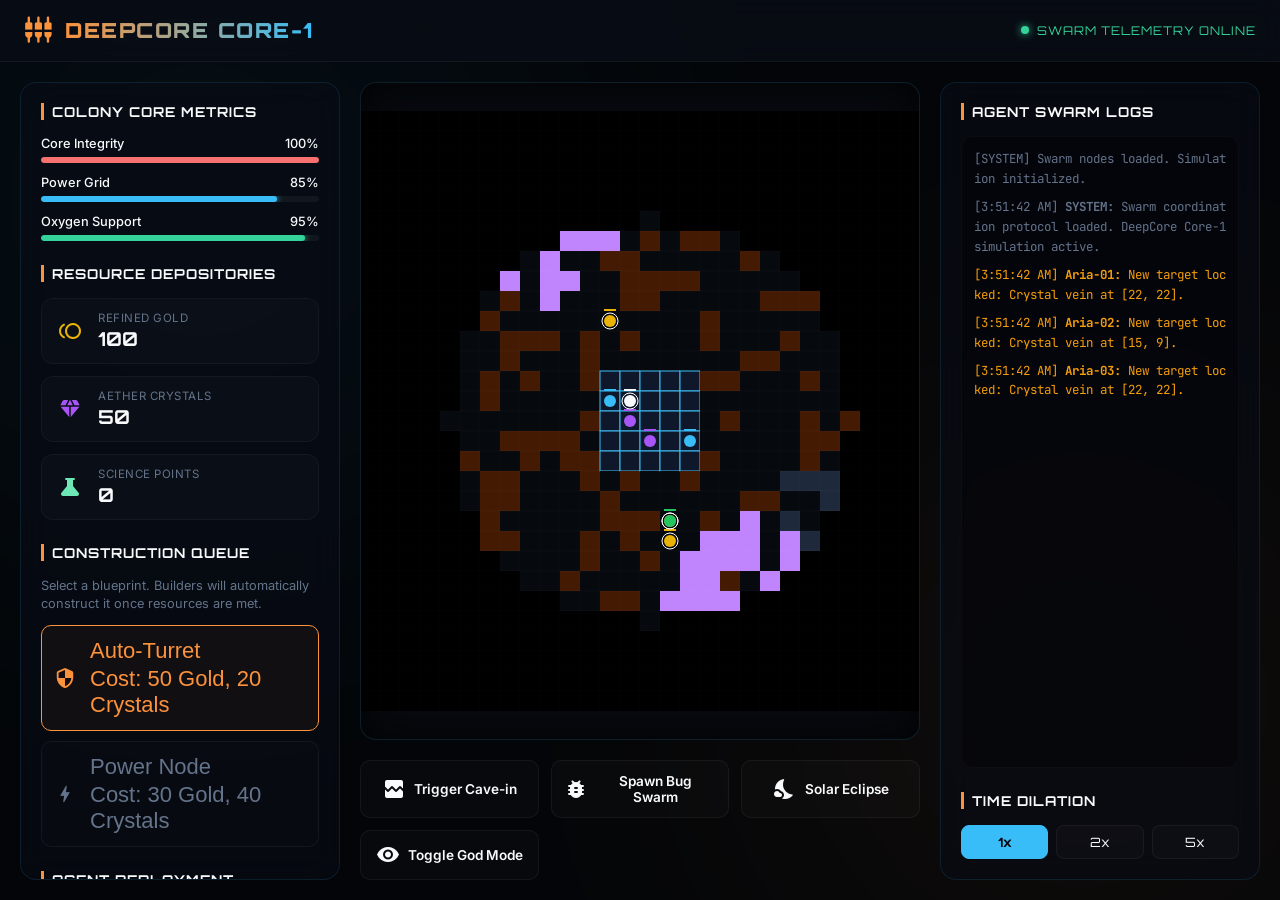
<file: index.html>
<!DOCTYPE html>
<html lang="en">
<head>
    <meta charset="UTF-8">
    <meta name="viewport" content="width=device-width, initial-scale=1.0">
    <title>Subterranean Colony Simulation & Agent Arena</title>
    <meta name="description" content="Autonomous agent swarm simulation managing a subterranean colony. Designed with cyberpunk aesthetics.">
    <link rel="preconnect" href="https://fonts.googleapis.com">
    <link rel="preconnect" href="https://fonts.gstatic.com" crossorigin>
    <link href="https://fonts.googleapis.com/css2?family=Orbitron:wght@500;700;900&family=JetBrains+Mono:wght@400;700&family=Inter:wght@300;400;500;600&display=swap" rel="stylesheet">
    <link href="https://fonts.googleapis.com/icon?family=Material+Icons+Round" rel="stylesheet">
    <link rel="stylesheet" href="styles.css">
</head>
<body>
    <div class="colony-glow-elements">
        <div class="ambient-glow glow-blue"></div>
        <div class="ambient-glow glow-orange"></div>
    </div>

    <!-- HEADER -->
    <header class="colony-header">
        <div class="header-container">
            <div class="brand">
                <span class="material-icons-round brand-icon spin-slow">settings_input_component</span>
                <h1>DEEPCORE CORE-1</h1>
            </div>
            <div class="sys-status">
                <span class="pulse-dot green"></span>
                <span class="sys-label">SWARM TELEMETRY ONLINE</span>
            </div>
        </div>
    </header>

    <!-- MAIN INTERFACE -->
    <main class="colony-layout">
        <!-- LEFT SIDEBAR: STATUS & RESOURCES -->
        <aside class="colony-panel panel-left">
            <div class="panel-section">
                <h2>COLONY CORE METRICS</h2>
                <div class="metric-gauge">
                    <div class="gauge-header">
                        <span>Core Integrity</span>
                        <span id="txt-integrity">100%</span>
                    </div>
                    <div class="gauge-bar"><div class="gauge-fill bg-red" id="fill-integrity" style="width: 100%;"></div></div>
                </div>
                <div class="metric-gauge">
                    <div class="gauge-header">
                        <span>Power Grid</span>
                        <span id="txt-power">85%</span>
                    </div>
                    <div class="gauge-bar"><div class="gauge-fill bg-blue" id="fill-power" style="width: 85%;"></div></div>
                </div>
                <div class="metric-gauge">
                    <div class="gauge-header">
                        <span>Oxygen Support</span>
                        <span id="txt-oxygen">98%</span>
                    </div>
                    <div class="gauge-bar"><div class="gauge-fill bg-green" id="fill-oxygen" style="width: 98%;"></div></div>
                </div>
            </div>

            <div class="panel-section">
                <h2>RESOURCE DEPOSITORIES</h2>
                <div class="resource-card">
                    <span class="material-icons-round res-icon color-gold">toll</span>
                    <div class="res-details">
                        <span class="res-label">Refined Gold</span>
                        <span class="res-val" id="res-gold">250</span>
                    </div>
                </div>
                <div class="resource-card">
                    <span class="material-icons-round res-icon color-crystal">diamond</span>
                    <div class="res-details">
                        <span class="res-label">Aether Crystals</span>
                        <span class="res-val" id="res-crystals">120</span>
                    </div>
                </div>
                <div class="resource-card">
                    <span class="material-icons-round res-icon color-science" style="color: #6ee7b7;">science</span>
                    <div class="res-details">
                        <span class="res-label">Science Points</span>
                        <span class="res-val" id="res-science">0</span>
                    </div>
                </div>
            </div>

            <div class="panel-section">
                <h2>CONSTRUCTION QUEUE</h2>
                <p class="section-desc">Select a blueprint. Builders will automatically construct it once resources are met.</p>
                <div class="blueprint-list">
                    <button class="blueprint-btn active" data-build="turret">
                        <span class="material-icons-round">security</span>
                        <div class="bp-info">
                            <span class="bp-name">Auto-Turret</span>
                            <span class="bp-cost">Cost: 50 Gold, 20 Crystals</span>
                        </div>
                    </button>
                    <button class="blueprint-btn" data-build="generator">
                        <span class="material-icons-round">bolt</span>
                        <div class="bp-info">
                            <span class="bp-name">Power Node</span>
                            <span class="bp-cost">Cost: 30 Gold, 40 Crystals</span>
                        </div>
                    </button>
                </div>
            </div>

            <div class="panel-section">
                <h2>AGENT DEPLOYMENT</h2>
                <p class="section-desc">Purchase new citizens using Gold & Crystals.</p>
                <div class="blueprint-list">
                    <button class="agent-btn" id="btn-buy-miner">
                        <span class="material-icons-round">hardware</span> Miner (20 G)
                    </button>
                    <button class="agent-btn" id="btn-buy-guard">
                        <span class="material-icons-round">gavel</span> Guard (30 G, 10 C)
                    </button>
                    <button class="agent-btn" id="btn-buy-scout">
                        <span class="material-icons-round">explore</span> Scout (10 G, 20 C)
                    </button>
                    <button class="agent-btn" id="btn-buy-researcher">
                        <span class="material-icons-round">psychology</span> Researcher (50 G, 50 C)
                    </button>
                </div>
            </div>

            <div class="panel-section">
                <h2>TECH UPGRADES</h2>
                <p class="section-desc">Unlock using Science Points.</p>
                <div class="blueprint-list">
                    <button class="tech-btn" id="btn-tech-plasma">
                        <span class="material-icons-round">memory</span> Plasma Turrets (100 SP)
                    </button>
                    <button class="tech-btn" id="btn-tech-exo">
                        <span class="material-icons-round">fitness_center</span> Exo-Suits (150 SP)
                    </button>
                </div>
            </div>
        </aside>

        <!-- CENTER DISPLAY: CANVAS ARENA -->
        <section class="colony-arena">
            <div class="canvas-wrapper">
                <canvas id="game-canvas" width="800" height="600"></canvas>
            </div>
            
            <div class="simulation-triggers">
                <button class="btn btn-trigger btn-cavein" id="btn-trigger-cavein">
                    <span class="material-icons-round">broken_image</span> Trigger Cave-in
                </button>
                <button class="btn btn-trigger btn-swarm" id="btn-trigger-swarm">
                    <span class="material-icons-round">bug_report</span> Spawn Bug Swarm
                </button>
                <button class="btn btn-trigger btn-eclipse" id="btn-trigger-eclipse">
                    <span class="material-icons-round">nights_stay</span> Solar Eclipse
                </button>
                <button class="btn btn-trigger btn-godmode" id="btn-trigger-godmode">
                    <span class="material-icons-round">visibility</span> Toggle God Mode
                </button>
            </div>
        </section>

        <!-- RIGHT SIDEBAR: LOG FEED & TIME CONTROL -->
        <aside class="colony-panel panel-right">
            <div class="panel-section flex-1">
                <h2>AGENT SWARM LOGS</h2>
                <div class="logs-container" id="agent-logs-feed">
                    <div class="log-line system">[SYSTEM] Swarm nodes loaded. Simulation initialized.</div>
                </div>
            </div>

            <div class="panel-section">
                <h2>TIME DILATION</h2>
                <div class="time-controls">
                    <button class="time-btn active" data-speed="1">1x</button>
                    <button class="time-btn" data-speed="2">2x</button>
                    <button class="time-btn" data-speed="5">5x</button>
                </div>
            </div>
        </aside>
    </main>

    <!-- INCLUDE SCRIPTS -->
    <script src="pathfinding.js"></script>
    <script src="entities.js"></script>
    <script src="ui.js"></script>
    <script src="game.js"></script>
</body>
</html>
</file>
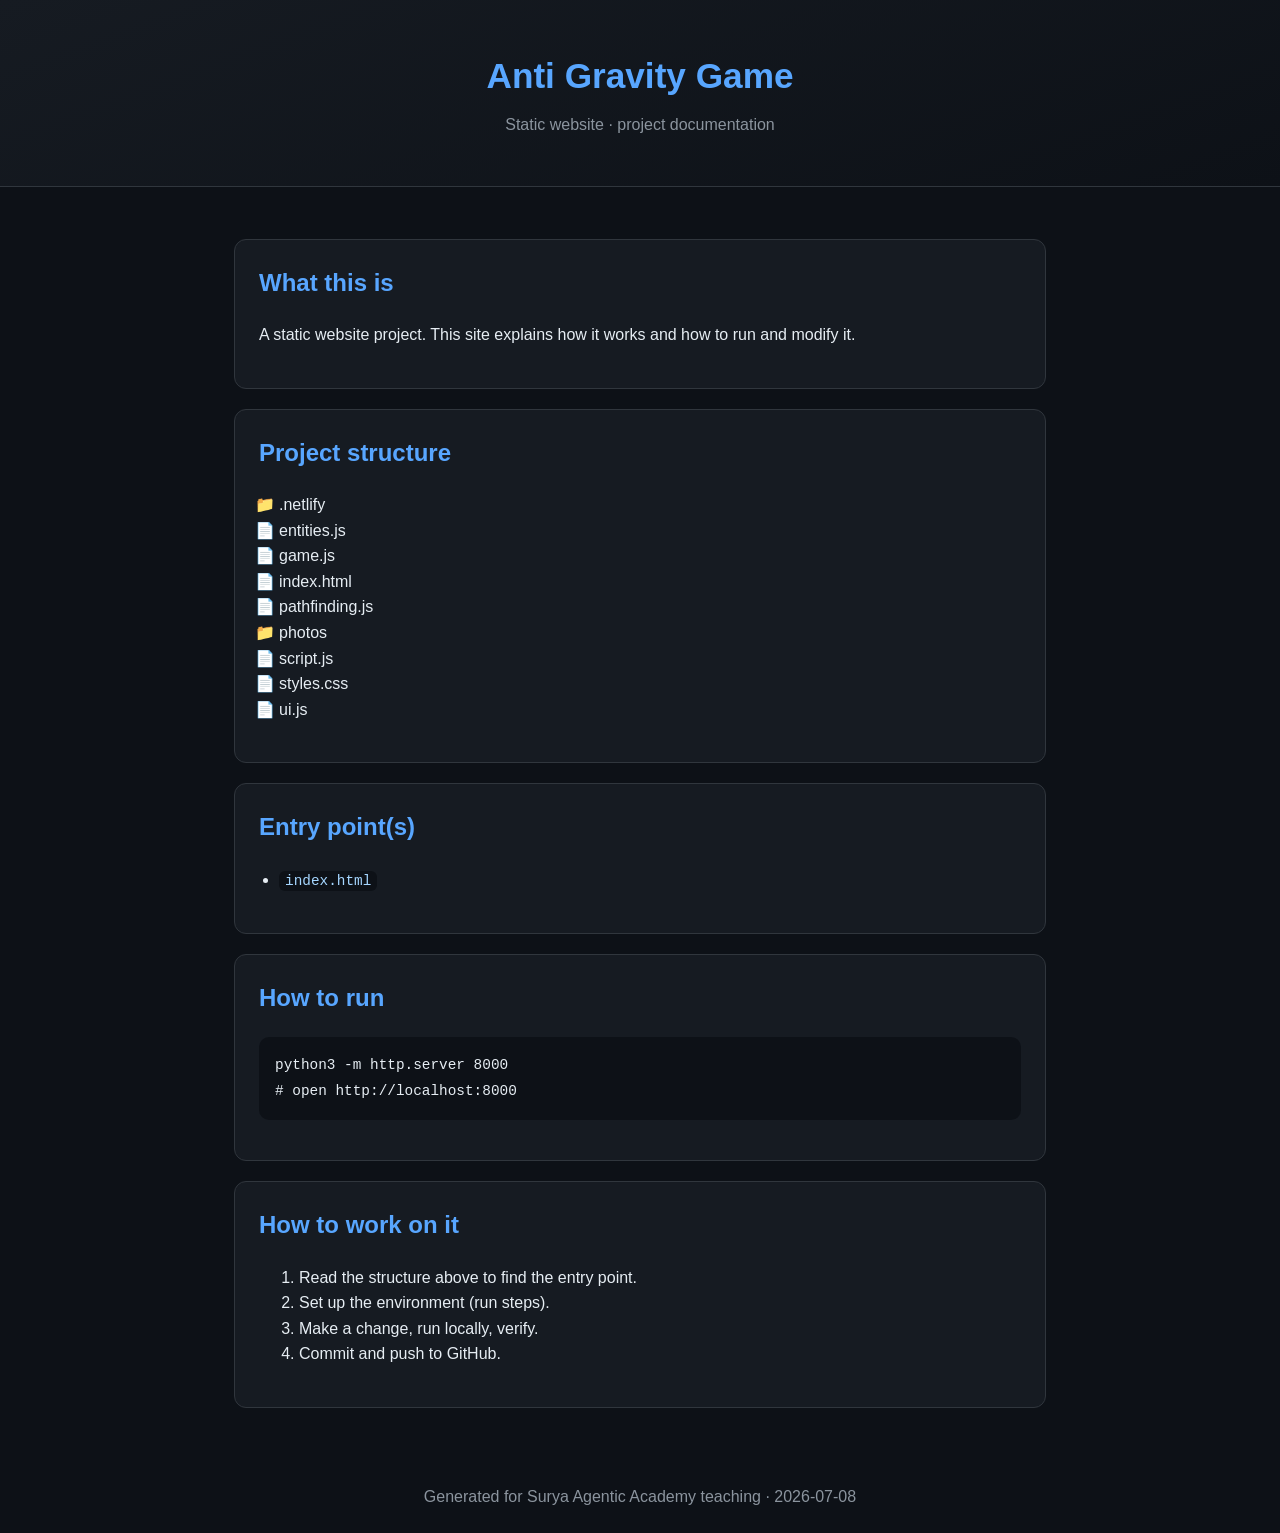
<file: docs/index.html>
<!doctype html>
<html lang="en"><head><meta charset="utf-8">
<meta name="viewport" content="width=device-width, initial-scale=1">
<title>Anti Gravity Game — Docs</title>
<style>
:root{--bg:#0d1117;--card:#161b22;--fg:#e6edf3;--acc:#58a6ff;--mut:#8b949e;--bord:#30363d}
*{box-sizing:border-box}body{margin:0;font:16px/1.6 -apple-system,Segoe UI,Roboto,sans-serif;background:var(--bg);color:var(--fg)}
header{padding:48px 24px;text-align:center;background:linear-gradient(160deg,#161b22,#0d1117);border-bottom:1px solid var(--bord)}
h1{margin:0;font-size:2.2rem;color:var(--acc)}.tag{color:var(--mut);margin-top:8px}
main{max-width:860px;margin:0 auto;padding:32px 24px}
section{background:var(--card);border:1px solid var(--bord);border-radius:12px;padding:24px;margin:20px 0}
h2{color:var(--acc);margin-top:0}code{background:#0d1117;padding:2px 6px;border-radius:6px;color:#a5d6ff;font-size:.9em}
pre{background:#0d1117;padding:16px;border-radius:10px;overflow:auto}pre code{background:none;color:#e6edf3;padding:0}
ul{padding-left:20px}li.dir::marker{content:'📁 '}li.file::marker{content:'📄 '}
footer{text-align:center;color:var(--mut);padding:24px}
a{color:var(--acc)}
</style></head>
<body>
<header><h1>Anti Gravity Game</h1><div class="tag">Static website · project documentation</div></header>
<main>
<section><h2>What this is</h2><p>A static website project. This site explains how it works and how to run and modify it.</p></section>
<section><h2>Project structure</h2><ul><li class='dir'>.netlify</li><li class='file'>entities.js</li><li class='file'>game.js</li><li class='file'>index.html</li><li class='file'>pathfinding.js</li><li class='dir'>photos</li><li class='file'>script.js</li><li class='file'>styles.css</li><li class='file'>ui.js</li></ul></section>
<section><h2>Entry point(s)</h2><ul><li><code>index.html</code></li></ul></section>
<section><h2>How to run</h2><pre><code>python3 -m http.server 8000
# open http://localhost:8000</code></pre></section>

<section><h2>How to work on it</h2><ol><li>Read the structure above to find the entry point.</li><li>Set up the environment (run steps).</li><li>Make a change, run locally, verify.</li><li>Commit and push to GitHub.</li></ol></section>

</main>
<footer>Generated for Surya Agentic Academy teaching · 2026-07-08</footer>
</body></html>
</file>
<file: styles.css>
:root {
    --bg-deep: #030508;
    --panel-bg: rgba(9, 13, 22, 0.6);
    --border-glow: rgba(56, 189, 248, 0.12);
    --border-active: rgba(251, 146, 60, 0.3);
    --text-light: #f8fafc;
    --text-dim: #64748b;
    
    --orange-glow: #fb923c;
    --blue-glow: #38bdf8;
    --green-glow: #34d399;
    --red-glow: #f87171;
    
    --font-title: 'Orbitron', sans-serif;
    --font-sans: 'Inter', sans-serif;
    --font-mono: 'JetBrains Mono', monospace;
}

* {
    box-sizing: border-box;
    margin: 0;
    padding: 0;
}

body {
    font-family: var(--font-sans);
    background-color: var(--bg-deep);
    color: var(--text-light);
    height: 100vh;
    overflow: hidden;
    position: relative;
    display: flex;
    flex-direction: column;
}

/* Background Ambient Glows */
.colony-glow-elements {
    position: absolute;
    top: 0;
    left: 0;
    width: 100%;
    height: 100%;
    overflow: hidden;
    pointer-events: none;
    z-index: -1;
}

.ambient-glow {
    position: absolute;
    width: 800px;
    height: 800px;
    border-radius: 50%;
    filter: blur(160px);
    opacity: 0.08;
}

.glow-blue {
    top: -200px;
    left: -200px;
    background: radial-gradient(circle, var(--blue-glow), transparent);
}

.glow-orange {
    bottom: -200px;
    right: -200px;
    background: radial-gradient(circle, var(--orange-glow), transparent);
}

/* Header */
.colony-header {
    border-bottom: 1px solid rgba(255,255,255,0.05);
    background-color: rgba(9, 13, 22, 0.8);
    backdrop-filter: blur(12px);
    -webkit-backdrop-filter: blur(12px);
    flex-shrink: 0;
    z-index: 10;
}

.header-container {
    max-width: 1600px;
    margin: 0 auto;
    padding: 16px 24px;
    display: flex;
    justify-content: space-between;
    align-items: center;
}

.brand {
    display: flex;
    align-items: center;
    gap: 12px;
}

.brand-icon {
    font-size: 1.8rem;
    color: var(--orange-glow);
}

.brand h1 {
    font-family: var(--font-title);
    font-size: 1.3rem;
    font-weight: 900;
    letter-spacing: 1.5px;
    background: linear-gradient(to right, var(--orange-glow), var(--blue-glow));
    -webkit-background-clip: text;
    -webkit-text-fill-color: transparent;
}

.sys-status {
    display: flex;
    align-items: center;
    gap: 8px;
}

.pulse-dot {
    width: 8px;
    height: 8px;
    border-radius: 50%;
    display: inline-block;
}

.pulse-dot.green {
    background-color: var(--green-glow);
    box-shadow: 0 0 8px var(--green-glow);
    animation: pulse 2s infinite;
}

.sys-label {
    font-family: var(--font-title);
    font-size: 0.75rem;
    letter-spacing: 1px;
    color: var(--green-glow);
}

/* Main Layout */
.colony-layout {
    flex: 1;
    display: flex;
    max-width: 1600px;
    width: 100%;
    margin: 0 auto;
    padding: 20px;
    gap: 20px;
    overflow: hidden;
}

/* Panel Base */
.colony-panel {
    width: 320px;
    background: var(--panel-bg);
    border: 1px solid var(--border-glow);
    backdrop-filter: blur(16px);
    -webkit-backdrop-filter: blur(16px);
    border-radius: 16px;
    padding: 20px;
    display: flex;
    flex-direction: column;
    gap: 24px;
    flex-shrink: 0;
    overflow-y: auto;
}

.colony-panel::-webkit-scrollbar {
    width: 4px;
}

.colony-panel::-webkit-scrollbar-thumb {
    background-color: rgba(255,255,255,0.05);
    border-radius: 2px;
}

.panel-section {
    display: flex;
    flex-direction: column;
    gap: 12px;
}

.panel-section h2 {
    font-family: var(--font-title);
    font-size: 0.85rem;
    letter-spacing: 1px;
    color: var(--text-light);
    border-left: 3px solid var(--orange-glow);
    padding-left: 8px;
    margin-bottom: 4px;
}

.section-desc {
    font-size: 0.8rem;
    color: var(--text-dim);
    line-height: 1.4;
}

.flex-1 {
    flex: 1;
}

/* Metric Gauges */
.metric-gauge {
    display: flex;
    flex-direction: column;
    gap: 6px;
}

.gauge-header {
    display: flex;
    justify-content: space-between;
    font-size: 0.8rem;
    font-weight: 500;
}

.gauge-bar {
    width: 100%;
    height: 6px;
    background: rgba(255,255,255,0.05);
    border-radius: 3px;
    overflow: hidden;
}

.gauge-fill {
    height: 100%;
    border-radius: 3px;
    transition: width 0.5s ease;
}

.bg-red { background-color: var(--red-glow); box-shadow: 0 0 6px var(--red-glow); }
.bg-blue { background-color: var(--blue-glow); box-shadow: 0 0 6px var(--blue-glow); }
.bg-green { background-color: var(--green-glow); box-shadow: 0 0 6px var(--green-glow); }

/* Resource Cards */
.resource-card {
    background: rgba(255,255,255,0.02);
    border: 1px solid rgba(255,255,255,0.04);
    border-radius: 12px;
    padding: 12px 16px;
    display: flex;
    align-items: center;
    gap: 16px;
}

.res-icon {
    font-size: 24px;
}

.color-gold { color: #eab308; }
.color-crystal { color: #a855f7; }

.res-details {
    display: flex;
    flex-direction: column;
    gap: 2px;
}

.res-label {
    font-size: 0.72rem;
    color: var(--text-dim);
    text-transform: uppercase;
    letter-spacing: 0.5px;
}

.res-val {
    font-family: var(--font-title);
    font-size: 1.2rem;
    font-weight: 700;
}

/* Blueprints */
.blueprint-list {
    display: flex;
    flex-direction: column;
    gap: 10px;
}

.blueprint-btn {
    background: rgba(255,255,255,0.01);
    border: 1px solid rgba(255,255,255,0.05);
    border-radius: 10px;
    padding: 12px;
    color: var(--text-light);
    display: flex;
    align-items: center;
    gap: 14px;
    cursor: pointer;
    text-align: left;
    transition: all 0.2s ease;
}

.blueprint-btn:hover {
    background: rgba(255,255,255,0.03);
    border-color: rgba(255,255,255,0.1);
}

.blueprint-btn.active {
    border-color: var(--orange-glow);
    background: rgba(251, 146, 60, 0.05);
}

.blueprint-btn span {
    font-size: 22px;
    color: var(--text-dim);
}

.blueprint-btn.active span {
    color: var(--orange-glow);
}

.bp-info {
    display: flex;
    flex-direction: column;
    gap: 2px;
}

.bp-name {
    font-size: 0.85rem;
    font-weight: 500;
}

.bp-cost {
    font-size: 0.72rem;
    color: var(--text-dim);
}

/* Arena Display */
.colony-arena {
    flex: 1;
    display: flex;
    flex-direction: column;
    gap: 20px;
    overflow: hidden;
}

.canvas-wrapper {
    flex: 1;
    background: #06090e;
    border: 1px solid var(--border-glow);
    border-radius: 16px;
    display: flex;
    align-items: center;
    justify-content: center;
    overflow: hidden;
    position: relative;
    box-shadow: inset 0 0 40px rgba(0,0,0,0.8);
}

#game-canvas {
    display: block;
    background: transparent;
    cursor: crosshair;
}

.simulation-triggers {
    display: grid;
    grid-template-columns: repeat(3, 1fr);
    gap: 12px;
    flex-shrink: 0;
}

.btn {
    display: inline-flex;
    align-items: center;
    justify-content: center;
    gap: 8px;
    padding: 12px;
    font-family: var(--font-sans);
    font-size: 0.85rem;
    font-weight: 600;
    border-radius: 10px;
    border: none;
    cursor: pointer;
    transition: all 0.3s ease;
}

.btn-trigger {
    background: rgba(255,255,255,0.02);
    border: 1px solid rgba(255,255,255,0.05);
    color: var(--text-light);
}

.btn-trigger:hover {
    background: rgba(255,255,255,0.05);
}

.btn-cavein:hover { border-color: var(--orange-glow); color: var(--orange-glow); }
.btn-swarm:hover { border-color: var(--red-glow); color: var(--red-glow); }
.btn-eclipse:hover { border-color: var(--blue-glow); color: var(--blue-glow); }

/* Logs Panel (Right) */
.logs-container {
    height: 100%;
    background: rgba(0,0,0,0.3);
    border: 1px solid rgba(255,255,255,0.03);
    border-radius: 12px;
    padding: 12px;
    font-family: var(--font-mono);
    font-size: 0.78rem;
    line-height: 1.6;
    overflow-y: auto;
    display: flex;
    flex-direction: column;
    gap: 8px;
}

.log-line {
    animation: logFadeIn 0.2s ease-out forwards;
    word-break: break-all;
}

.log-line.system { color: var(--text-dim); }
.log-line.miner { color: #f59e0b; }
.log-line.builder { color: #a855f7; }
.log-line.guard { color: var(--blue-glow); }
.log-line.enemy { color: var(--red-glow); }

/* Time Controls */
.time-controls {
    display: grid;
    grid-template-columns: repeat(3, 1fr);
    gap: 8px;
}

.time-btn {
    background: rgba(255,255,255,0.02);
    border: 1px solid rgba(255,255,255,0.05);
    color: var(--text-light);
    font-family: var(--font-title);
    font-size: 0.8rem;
    padding: 8px;
    border-radius: 8px;
    cursor: pointer;
    transition: all 0.2s ease;
}

.time-btn:hover {
    background: rgba(255,255,255,0.04);
}

.time-btn.active {
    background: var(--blue-glow);
    border-color: var(--blue-glow);
    color: var(--bg-deep);
    font-weight: 700;
}

/* Animations */
@keyframes pulse {
    0% { transform: scale(1); opacity: 1; }
    50% { transform: scale(1.1); opacity: 0.7; }
    100% { transform: scale(1); opacity: 1; }
}

@keyframes logFadeIn {
    from { opacity: 0; transform: translateY(3px); }
    to { opacity: 1; transform: translateY(0); }
}

.spin-slow {
    animation: rotate 12s linear infinite;
}

@keyframes rotate {
    from { transform: rotate(0deg); }
    to { transform: rotate(360deg); }
}

/* Expansion Buttons */
.agent-btn, .tech-btn {
    background: rgba(255,255,255,0.01);
    border: 1px solid rgba(255,255,255,0.05);
    border-radius: 6px;
    padding: 8px 12px;
    color: var(--text-light);
    display: flex;
    align-items: center;
    gap: 10px;
    cursor: pointer;
    text-align: left;
    transition: all 0.2s ease;
    font-size: 13px;
    width: 100%;
    margin-bottom: 6px;
}
.agent-btn:hover, .tech-btn:hover {
    background: rgba(255,255,255,0.05);
    border-color: rgba(255,255,255,0.2);
}
.agent-btn:active, .tech-btn:active {
    border-color: var(--blue-glow);
}
.tech-btn.purchased {
    border-color: #6ee7b7;
    background: rgba(110, 231, 183, 0.1);
    color: #6ee7b7;
    cursor: not-allowed;
}
.btn-godmode.active {
    background: rgba(255, 255, 255, 0.2);
    border-color: #ffffff;
    color: #ffffff;
}

/* Responsive */
@media (max-width: 1200px) {
    .panel-left {
        display: none;
    }
}
@media (max-width: 900px) {
    .panel-right {
        display: none;
    }
}
</file>
